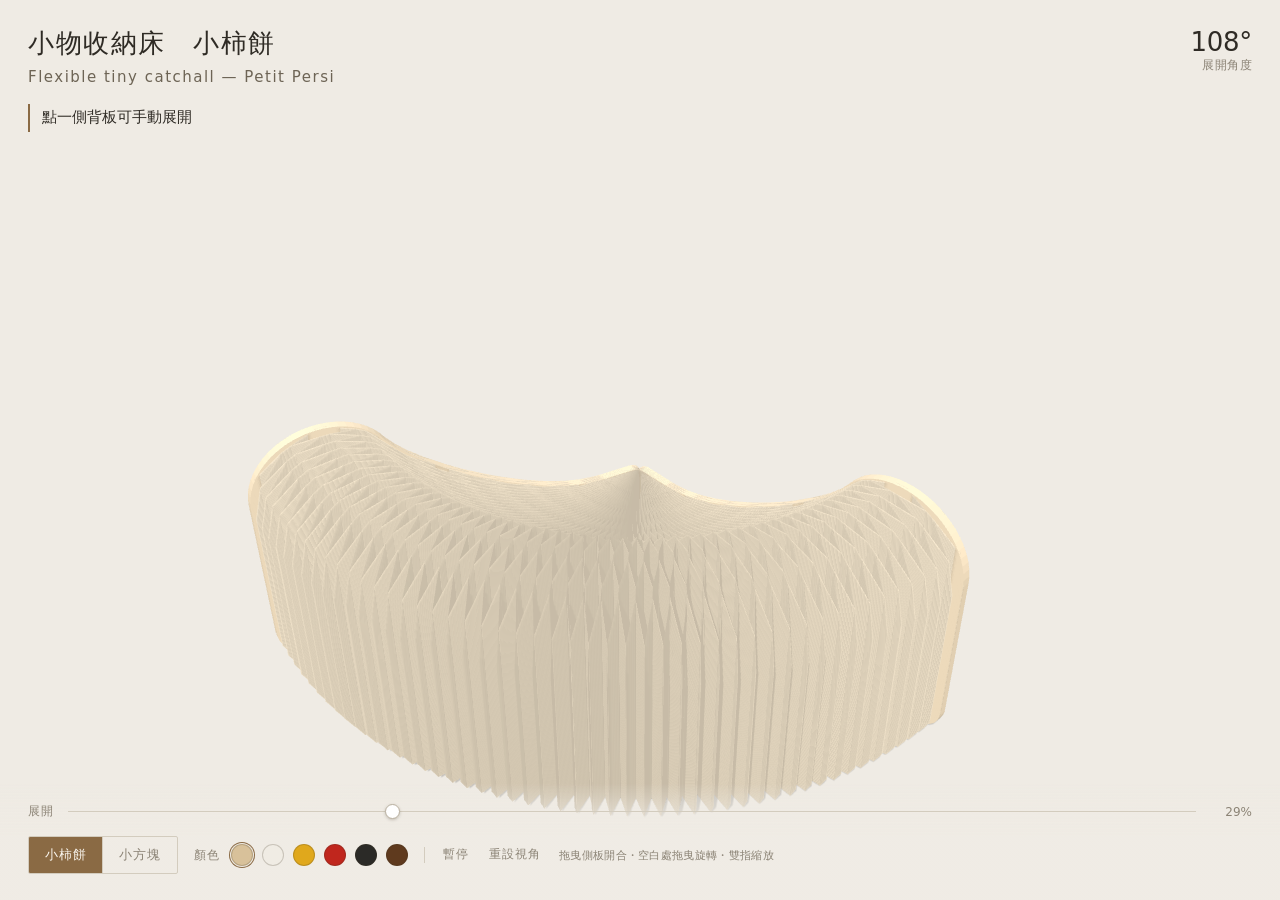
<file: index.html>
<!doctype html>
<html lang="zh-Hant">
  <head>
    <meta charset="UTF-8" />
    <meta name="viewport" content="width=device-width, initial-scale=1, viewport-fit=cover" />
    <meta name="theme-color" content="#14151a" />
    <title>蜂巢紙展開模型</title>
    <style>
      html, body, iframe { width: 100%; height: 100%; margin: 0; border: 0; display: block; background: #14151a; }
    </style>
  </head>
  <body>
    <iframe src="./petit-persi-3d_2.html" title="小柿餅 Petit Persi 立體模型" allow="fullscreen"></iframe>
  </body>
</html>
</file>
